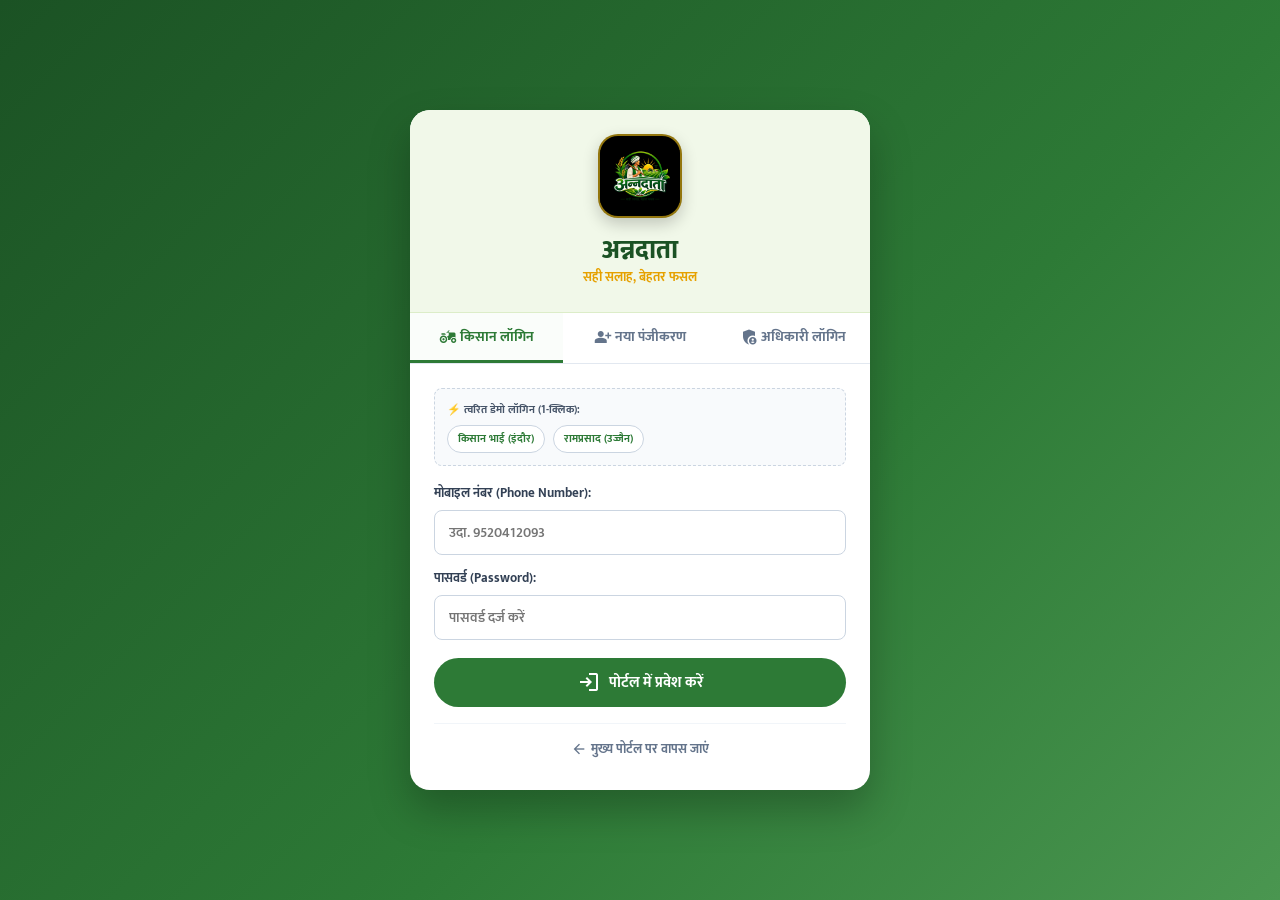
<file: frontend/login.html>
<!DOCTYPE html>
<html lang="hi">
<head>
    <meta charset="UTF-8">
    <meta name="viewport" content="width=device-width, initial-scale=1.0">
    <title>लॉगिन | अन्नदाता - सही सलाह, बेहतर फसल</title>
    <link rel="stylesheet" href="./home.css">
    <link rel="stylesheet" href="https://fonts.googleapis.com/css2?family=Material+Symbols+Outlined:opsz,wght,FILL,GRAD@20..48,100..700,0..1,-50..200" />
    <style>
        .login-page {
            min-height: 100vh;
            display: flex;
            align-items: center;
            justify-content: center;
            background: linear-gradient(135deg, #1b5224 0%, #2d7a36 60%, #4a9650 100%);
            padding: 20px;
        }
        .login-card {
            background: #ffffff;
            border-radius: var(--radius-lg);
            width: 100%;
            max-width: 460px;
            box-shadow: 0 20px 40px rgba(0,0,0,0.25);
            overflow: hidden;
        }
        .login-top {
            background: #f1f8e9;
            padding: 24px;
            text-align: center;
            border-bottom: 1px solid #dcedc8;
        }
        .login-top img {
            width: 84px;
            height: 84px;
            border-radius: 20px;
            object-fit: contain;
            background: #000000;
            margin-bottom: 10px;
            box-shadow: 0 6px 16px rgba(0,0,0,0.2);
            border: 2px solid rgba(245, 197, 24, 0.6);
        }
        .login-top h1 {
            font-size: 26px;
            font-weight: 800;
            color: var(--primary-dark);
            line-height: 1.1;
        }
        .login-top p {
            font-size: 13px;
            color: var(--accent-gold);
            font-weight: 700;
        }
        .login-tabs {
            display: flex;
            border-bottom: 1px solid var(--border-color);
        }
        .login-tab {
            flex: 1;
            padding: 12px;
            text-align: center;
            font-weight: 700;
            font-size: 14px;
            color: #64748b;
            cursor: pointer;
            border-bottom: 3px solid transparent;
            transition: all 0.2s;
        }
        .login-tab.active {
            color: var(--primary);
            border-bottom-color: var(--primary);
            background: #fafdfa;
        }
        .login-form-container {
            padding: 24px;
        }
        .demo-box {
            background: #f8fafc;
            border: 1px dashed #cbd5e1;
            padding: 12px;
            border-radius: var(--radius-sm);
            margin-bottom: 16px;
        }
        .demo-box p {
            font-size: 11px;
            font-weight: 700;
            color: #475569;
            margin-bottom: 6px;
        }
        .demo-btn-group {
            display: flex;
            gap: 8px;
            flex-wrap: wrap;
        }
        .demo-btn {
            background: #ffffff;
            border: 1px solid #cbd5e1;
            padding: 4px 10px;
            border-radius: 16px;
            font-size: 11px;
            font-weight: 700;
            color: var(--primary);
            cursor: pointer;
        }
        .demo-btn:hover {
            background: var(--primary);
            color: #ffffff;
            border-color: var(--primary);
        }
        .admin-link-box {
            text-align: center;
            padding-top: 14px;
            border-top: 1px solid #f1f5f9;
            margin-top: 16px;
        }
        .admin-link-box a {
            color: var(--accent-orange);
            font-size: 13px;
            font-weight: 700;
            text-decoration: none;
            display: inline-flex;
            align-items: center;
            gap: 4px;
        }
        .admin-link-box a:hover {
            text-decoration: underline;
        }
    </style>
</head>
<body class="login-page">
    <div class="login-card">
        <div class="login-top">
            <img src="./assets/annadatalogo.jpg" alt="अन्नदाता">
            <h1>अन्नदाता</h1>
            <p>सही सलाह, बेहतर फसल</p>
        </div>

        <div class="login-tabs">
            <div class="login-tab active" id="tab-farmer" onclick="switchLoginTab('farmer')">
                <span class="material-symbols-outlined" style="font-size: 18px;">agriculture</span> किसान लॉगिन
            </div>
            <div class="login-tab" id="tab-register" onclick="switchLoginTab('register')">
                <span class="material-symbols-outlined" style="font-size: 18px;">person_add</span> नया पंजीकरण
            </div>
            <div class="login-tab" id="tab-admin" onclick="switchLoginTab('admin')">
                <span class="material-symbols-outlined" style="font-size: 18px;">admin_panel_settings</span> अधिकारी लॉगिन
            </div>
        </div>

        <div class="login-form-container">
            <!-- 1. FARMER LOGIN -->
            <form id="form-farmer-login" onsubmit="handleFarmerLogin(event)">
                <div class="demo-box">
                    <p>⚡ त्वरित डेमो लॉगिन (1-क्लिक):</p>
                    <div class="demo-btn-group">
                        <button type="button" class="demo-btn" onclick="fillFarmerDemo('9520412093', 'kisan123')">किसान भाई (इंदौर)</button>
                        <button type="button" class="demo-btn" onclick="fillFarmerDemo('9876543210', 'kisan123')">रामप्रसाद (उज्जैन)</button>
                    </div>
                </div>

                <div class="form-group" style="margin-bottom: 12px;">
                    <label>मोबाइल नंबर (Phone Number):</label>
                    <input type="tel" id="farmer-phone" placeholder="उदा. 9520412093" required>
                </div>

                <div class="form-group" style="margin-bottom: 18px;">
                    <label>पासवर्ड (Password):</label>
                    <input type="password" id="farmer-pass" placeholder="पासवर्ड दर्ज करें" required>
                </div>

                <button type="submit" class="btn-primary" style="width: 100%;">
                    <span class="material-symbols-outlined">login</span> पोर्टल में प्रवेश करें
                </button>
            </form>

            <!-- 2. FARMER REGISTER -->
            <form id="form-farmer-register" style="display: none;" onsubmit="handleFarmerRegister(event)">
                <div class="form-group" style="margin-bottom: 10px;">
                    <label>किसान का पूरा नाम:</label>
                    <input type="text" id="reg-name" placeholder="उदा. सुरेश कुमार" required>
                </div>
                <div class="form-row" style="margin-bottom: 10px;">
                    <div class="form-group">
                        <label>मोबाइल नंबर:</label>
                        <input type="tel" id="reg-phone" placeholder="10 अंकों का नंबर" required>
                    </div>
                    <div class="form-group">
                        <label>पासवर्ड बनाएं:</label>
                        <input type="password" id="reg-pass" placeholder="नया पासवर्ड" required>
                    </div>
                </div>
                <div class="form-row" style="margin-bottom: 10px;">
                    <div class="form-group">
                        <label>जिला / स्थान:</label>
                        <select id="reg-loc">
                            <option value="इंदौर , मध्य प्रदेश">इंदौर , मध्य प्रदेश</option>
                            <option value="भोपाल , मध्य प्रदेश">भोपाल , मध्य प्रदेश</option>
                            <option value="उज्जैन , मध्य प्रदेश">उज्जैन , मध्य प्रदेश</option>
                            <option value="जयपुर , राजस्थान">जयपुर , राजस्थान</option>
                            <option value="करनाल , हरियाणा">करनाल , हरियाणा</option>
                            <option value="नासिक , महाराष्ट्र">नासिक , महाराष्ट्र</option>
                            <option value="वाराणसी , उत्तर प्रदेश">वाराणसी , उत्तर प्रदेश</option>
                        </select>
                    </div>
                    <div class="form-group">
                        <label>खेत का आकार (एकड़):</label>
                        <input type="number" id="reg-size" value="2.5" step="0.5" required>
                    </div>
                </div>
                <div class="form-row" style="margin-bottom: 16px;">
                    <div class="form-group">
                        <label>मिट्टी का प्रकार:</label>
                        <select id="reg-soil">
                            <option value="दोमट">दोमट (Loamy)</option>
                            <option value="काली">काली मिट्टी</option>
                            <option value="चिकनी">चिकनी मिट्टी</option>
                            <option value="बलुई">बलुई दोमट</option>
                        </select>
                    </div>
                    <div class="form-group">
                        <label>मुख्य फसल:</label>
                        <select id="reg-crop">
                            <option value="गेहूं">गेहूं</option>
                            <option value="धान / चावल">धान / चावल</option>
                            <option value="सोयाबीन">सोयाबीन</option>
                            <option value="कपास">कपास</option>
                            <option value="मक्का">मक्का</option>
                            <option value="सरसों">सरसों</option>
                        </select>
                    </div>
                </div>
                <button type="submit" class="btn-primary" style="width: 100%;">
                    <span class="material-symbols-outlined">how_to_reg</span> नया खाता बनाएं
                </button>
            </form>

            <!-- 3. ADMIN LOGIN -->
            <form id="form-admin-login" style="display: none;" onsubmit="handleAdminLogin(event)">
                <div class="demo-box" style="background:#fff3e0; border-color:#ffe0b2;">
                    <p style="color:#e65100;">🛡️ कृषि वैज्ञानिक / अधिकारी डेमो:</p>
                    <div class="demo-btn-group">
                        <button type="button" class="demo-btn" style="color:#e65100; border-color:#ffb74d;" onclick="fillAdminDemo('admin', 'admin123')">Dr. राजेश शर्मा (admin / admin123)</button>
                    </div>
                </div>

                <div class="form-group" style="margin-bottom: 12px;">
                    <label>उपयोगकर्ता नाम (Username / Email):</label>
                    <input type="text" id="admin-user" placeholder="admin" required>
                </div>

                <div class="form-group" style="margin-bottom: 18px;">
                    <label>अधिकारी पासवर्ड (Admin Password):</label>
                    <input type="password" id="admin-pass" placeholder="••••••••" required>
                </div>

                <button type="submit" class="btn-primary" style="width: 100%; background: var(--accent-orange);">
                    <span class="material-symbols-outlined">admin_panel_settings</span> एडमिन पोर्टल में प्रवेश करें
                </button>
            </form>

            <div class="admin-link-box">
                <a href="/" style="color: #64748b;">
                    <span class="material-symbols-outlined" style="font-size: 16px;">arrow_back</span> मुख्य पोर्टल पर वापस जाएं
                </a>
            </div>
        </div>
    </div>

    <!-- Toast Notification -->
    <div id="toast"><span class="material-symbols-outlined">check_circle</span> <span id="toast-msg">अपडेट</span></div>

    <script>
        const API_BASE = window.location.origin;

        function switchLoginTab(tab) {
            document.querySelectorAll('.login-tab').forEach(t => t.classList.remove('active'));
            document.getElementById(`tab-${tab}`).classList.add('active');

            document.getElementById('form-farmer-login').style.display = tab === 'farmer' ? 'block' : 'none';
            document.getElementById('form-farmer-register').style.display = tab === 'register' ? 'block' : 'none';
            document.getElementById('form-admin-login').style.display = tab === 'admin' ? 'block' : 'none';
        }

        function fillFarmerDemo(phone, pass) {
            document.getElementById('farmer-phone').value = phone;
            document.getElementById('farmer-pass').value = pass;
        }

        function fillAdminDemo(user, pass) {
            document.getElementById('admin-user').value = user;
            document.getElementById('admin-pass').value = pass;
        }

        async function handleFarmerLogin(e) {
            e.preventDefault();
            const phone = document.getElementById('farmer-phone').value;
            const pass = document.getElementById('farmer-pass').value;

            try {
                const res = await fetch(`${API_BASE}/api/auth/farmer/login`, {
                    method: 'POST',
                    headers: { 'Content-Type': 'application/json' },
                    body: JSON.stringify({ phone, password: pass })
                });
                const data = await res.json();
                if (data.success) {
                    localStorage.setItem('annadata_farmer', JSON.stringify(data.farmer));
                    showToast("सफल लॉगिन! आपको मुख्य पृष्ठ पर ले जाया जा रहा है...");
                    setTimeout(() => { window.location.href = '/dashboard'; }, 800);
                } else {
                    showToast(data.message || "अमान्य मोबाइल नंबर या पासवर्ड");
                }
            } catch (err) {
                console.error(err);
                showToast("लॉगिन सर्वर त्रुटि");
            }
        }

        async function handleFarmerRegister(e) {
            e.preventDefault();
            const payload = {
                name: document.getElementById('reg-name').value,
                phone: document.getElementById('reg-phone').value,
                password: document.getElementById('reg-pass').value,
                location: document.getElementById('reg-loc').value,
                farm_size_acres: parseFloat(document.getElementById('reg-size').value),
                soil_type: document.getElementById('reg-soil').value,
                primary_crop: document.getElementById('reg-crop').value
            };

            try {
                const res = await fetch(`${API_BASE}/api/auth/farmer/register`, {
                    method: 'POST',
                    headers: { 'Content-Type': 'application/json' },
                    body: JSON.stringify(payload)
                });
                const data = await res.json();
                if (data.success) {
                    showToast("पंजीकरण सफल! कृपया लॉगिन करें।");
                    switchLoginTab('farmer');
                    fillFarmerDemo(payload.phone, payload.password);
                } else {
                    showToast(data.error || "पंजीकरण में त्रुटि");
                }
            } catch (err) {
                console.error(err);
                showToast("पंजीकरण सर्वर त्रुटि");
            }
        }

        async function handleAdminLogin(e) {
            e.preventDefault();
            const username = document.getElementById('admin-user').value;
            const pass = document.getElementById('admin-pass').value;

            try {
                const res = await fetch(`${API_BASE}/api/auth/admin/login`, {
                    method: 'POST',
                    headers: { 'Content-Type': 'application/json' },
                    body: JSON.stringify({ username, password: pass })
                });
                const data = await res.json();
                if (data.success) {
                    localStorage.setItem('annadata_admin', JSON.stringify(data.admin));
                    showToast("अधिकारी लॉगिन सफल! एडमिन डैशबोर्ड खोला जा रहा है...");
                    setTimeout(() => { window.location.href = '/admin'; }, 800);
                } else {
                    showToast(data.message || "अमान्य एडमिन यूज़रनेम या पासवर्ड");
                }
            } catch (err) {
                console.error(err);
                showToast("एडमिन लॉगिन सर्वर त्रुटि");
            }
        }

        function showToast(msg) {
            const toast = document.getElementById('toast');
            const toastMsg = document.getElementById('toast-msg');
            toastMsg.innerText = msg;
            toast.classList.add('show');
            setTimeout(() => { toast.classList.remove('show'); }, 3000);
        }
    </script>
</body>
</html>
</file>
<file: frontend/home.css>
/* ===================================================
   अन्नदाता (Annadata) - Smart Crop Advisory System
   Styles: home.css
   Modern, High-Contrast, Farmer-Friendly Agricultural Theme
   =================================================== */

@import url('https://fonts.googleapis.com/css2?family=Mukta:wght@300;400;500;600;700;800&family=Outfit:wght@300;400;500;600;700&display=swap');

:root {
    --primary: #2d7a36;
    --primary-dark: #1b5224;
    --primary-light: #e8f5e9;
    --primary-hover: #24682d;
    --accent-gold: #e6a100;
    --accent-orange: #e65100;
    --accent-blue: #0288d1;
    --accent-brown: #8d6e63;
    --accent-purple: #7b1fa2;
    
    --bg-main: #f4f7f4;
    --bg-card: #ffffff;
    --bg-sidebar: #ffffff;
    
    --text-primary: #1e293b;
    --text-secondary: #64748b;
    --text-muted: #94a3b8;
    
    --border-color: #e2e8f0;
    --shadow-sm: 0 1px 3px rgba(0,0,0,0.06), 0 1px 2px rgba(0,0,0,0.04);
    --shadow-md: 0 4px 12px rgba(0,0,0,0.08);
    --shadow-lg: 0 10px 25px rgba(0,0,0,0.1);
    
    --radius-sm: 8px;
    --radius-md: 14px;
    --radius-lg: 20px;
}

* {
    margin: 0;
    padding: 0;
    box-sizing: border-box;
    font-family: 'Mukta', 'Outfit', sans-serif;
}

body {
    background-color: var(--bg-main);
    color: var(--text-primary);
    min-height: 100vh;
    overflow-x: hidden;
}

/* Material Symbols Adjustments */
.material-symbols-outlined {
    font-variation-settings: 'FILL' 1, 'wght' 400, 'GRAD' 0, 'opsz' 24;
    vertical-align: middle;
}

/* Main Layout Grid */
.outercontainer {
    display: flex;
    width: 100%;
    min-height: 100vh;
}

/* ===================================================
   LEFT SIDEBAR
   =================================================== */
.leftside {
    width: 270px;
    background: var(--bg-sidebar);
    border-right: 1px solid var(--border-color);
    display: flex;
    flex-direction: column;
    padding: 24px 16px;
    position: sticky;
    top: 0;
    height: 100vh;
    z-index: 100;
    box-shadow: 2px 0 10px rgba(0,0,0,0.02);
}

.branding {
    display: flex;
    align-items: center;
    gap: 12px;
    padding-bottom: 20px;
    border-bottom: 1px solid var(--border-color);
    margin-bottom: 16px;
}

.branding .logo {
    width: 52px;
    height: 52px;
    border-radius: 14px;
    object-fit: contain;
    background: #000000;
    box-shadow: 0 4px 12px rgba(45, 122, 54, 0.25);
    border: 1.5px solid rgba(245, 197, 24, 0.4);
}

.branding .text h1 {
    font-size: 24px;
    font-weight: 800;
    color: var(--primary-dark);
    line-height: 1.1;
    letter-spacing: -0.5px;
}

.branding .text p {
    font-size: 12px;
    font-weight: 600;
    color: var(--accent-gold);
    margin-top: 2px;
}

.links {
    display: flex;
    flex-direction: column;
    gap: 4px;
    flex-grow: 1;
    overflow-y: auto;
    padding-right: 4px;
}

.links::-webkit-scrollbar {
    width: 4px;
}
.links::-webkit-scrollbar-thumb {
    background: #cbd5e1;
    border-radius: 4px;
}

.links a {
    display: flex;
    align-items: center;
    gap: 14px;
    padding: 10px 14px;
    color: #475569;
    text-decoration: none;
    font-size: 15px;
    font-weight: 600;
    border-radius: var(--radius-sm);
    transition: all 0.2s ease;
    cursor: pointer;
}

.links a .material-symbols-outlined {
    font-size: 22px;
    color: #64748b;
    transition: color 0.2s ease;
}

.links a:hover {
    background-color: var(--primary-light);
    color: var(--primary);
    transform: translateX(4px);
}

.links a:hover .material-symbols-outlined {
    color: var(--primary);
}

.links a.active {
    background-color: var(--primary);
    color: #ffffff;
    box-shadow: 0 4px 10px rgba(45, 122, 54, 0.25);
}

.links a.active .material-symbols-outlined {
    color: #ffffff;
}

.leftfooter {
    margin-top: auto;
    padding-top: 14px;
    border-top: 1px solid var(--border-color);
    display: flex;
    align-items: center;
    gap: 10px;
    background: #f8fafc;
    padding: 10px 12px;
    border-radius: var(--radius-sm);
}

.leftfooter .help {
    width: 28px;
    height: 28px;
    border-radius: 50%;
}

.leftfooter p {
    font-size: 14px;
    font-weight: 700;
    color: var(--primary-dark);
    letter-spacing: 0.5px;
}

/* ===================================================
   RIGHT SIDE CONTENT
   =================================================== */
.rightside {
    flex: 1;
    display: flex;
    flex-direction: column;
    min-width: 0;
    background: var(--bg-main);
}

/* Header Top Bar */
.top {
    display: flex;
    justify-content: space-between;
    align-items: center;
    padding: 16px 32px;
    background: #ffffff;
    border-bottom: 1px solid var(--border-color);
    position: sticky;
    top: 0;
    z-index: 90;
}

.leftdiv {
    display: flex;
    align-items: center;
    gap: 8px;
    background: #f1f5f9;
    padding: 8px 16px;
    border-radius: 30px;
    font-weight: 600;
    color: #334155;
}

.leftdiv .material-symbols-outlined {
    color: var(--accent-orange);
    font-size: 20px;
}

.leftdiv p {
    font-size: 14px;
}

.leftdiv button {
    background: #ffffff;
    border: 1px solid #cbd5e1;
    color: var(--primary);
    padding: 4px 10px;
    border-radius: 20px;
    font-size: 12px;
    font-weight: 700;
    cursor: pointer;
    margin-left: 6px;
    transition: all 0.2s;
}

.leftdiv button:hover {
    background: var(--primary);
    color: #ffffff;
    border-color: var(--primary);
}

.rightdiv {
    display: flex;
    align-items: center;
    gap: 16px;
}

.rightdiv select {
    padding: 7px 14px;
    border-radius: 20px;
    border: 1px solid #cbd5e1;
    font-weight: 600;
    font-size: 14px;
    background: #ffffff;
    color: #334155;
    cursor: pointer;
    outline: none;
}

.notification-button {
    background: #f1f5f9;
    border: none;
    width: 38px;
    height: 38px;
    border-radius: 50%;
    display: flex;
    align-items: center;
    justify-content: center;
    cursor: pointer;
    color: #475569;
    transition: background 0.2s;
    position: relative;
}

.notification-button:hover {
    background: var(--primary-light);
    color: var(--primary);
}

.notification-button::after {
    content: '';
    position: absolute;
    top: 6px;
    right: 6px;
    width: 8px;
    height: 8px;
    background: #ef4444;
    border-radius: 50%;
    border: 2px solid #ffffff;
}

.account {
    display: flex;
    align-items: center;
    gap: 8px;
    background: #f8fafc;
    padding: 6px 14px;
    border-radius: 30px;
    border: 1px solid var(--border-color);
    cursor: pointer;
    transition: all 0.2s;
}

.account:hover {
    border-color: var(--primary);
}

.account .person {
    background: var(--primary-light);
    color: var(--primary);
    padding: 4px;
    border-radius: 50%;
    font-size: 18px;
}

.account p {
    font-size: 14px;
    font-weight: 700;
    color: #1e293b;
}

.account .arrow {
    font-size: 18px;
    color: #94a3b8;
}

/* ===================================================
   MIDDLE SECTION (HERO + MINI CARDS + MAIN SEGMENTS)
   =================================================== */
.mid {
    padding: 24px 32px;
    display: flex;
    flex-direction: column;
    gap: 24px;
}

/* HERO BANNER */
.imgdiv {
    position: relative;
    border-radius: var(--radius-lg);
    overflow: hidden;
    height: 240px;
    box-shadow: var(--shadow-md);
}

.imgdiv img {
    width: 100%;
    height: 100%;
    object-fit: cover;
}

.imgdiv > button {
    position: absolute;
    left: 28px;
    bottom: 28px;
    background: var(--accent-gold);
    color: #1a331e;
    border: none;
    padding: 12px 24px;
    border-radius: 30px;
    font-size: 16px;
    font-weight: 800;
    display: flex;
    align-items: center;
    gap: 8px;
    cursor: pointer;
    box-shadow: 0 6px 16px rgba(0,0,0,0.25);
    transition: transform 0.2s, background 0.2s;
}

.imgdiv > button:hover {
    transform: translateY(-2px);
    background: #f5b300;
}

.khet-ki-jankari {
    position: absolute;
    right: 28px;
    top: 50%;
    transform: translateY(-50%);
    background: rgba(255, 255, 255, 0.94);
    backdrop-filter: blur(10px);
    padding: 16px 20px;
    border-radius: var(--radius-md);
    width: 260px;
    box-shadow: var(--shadow-lg);
}

.khet-ki-jankari h2 {
    font-size: 17px;
    color: var(--primary-dark);
    font-weight: 800;
    margin-bottom: 8px;
}

.khet-ki-jankari .line hr {
    border: none;
    height: 1px;
    background: #e2e8f0;
    margin: 6px 0;
}

.khet-ki-jankari .information {
    display: flex;
    justify-content: space-between;
    font-size: 13px;
    font-weight: 600;
    color: #475569;
}

.khet-ki-jankari .information p:last-child {
    font-weight: 700;
    color: #0f172a;
}

/* ===================================================
   MINI CARDS
   =================================================== */
.minicards {
    display: grid;
    grid-template-columns: repeat(auto-fit, minmax(180px, 1fr));
    gap: 16px;
}

.minicard {
    background: #ffffff;
    border-radius: var(--radius-md);
    padding: 16px 18px;
    display: flex;
    align-items: center;
    gap: 14px;
    box-shadow: var(--shadow-sm);
    border: 1px solid var(--border-color);
    transition: transform 0.2s, box-shadow 0.2s;
}

.minicard:hover {
    transform: translateY(-3px);
    box-shadow: var(--shadow-md);
}

.minileft {
    width: 44px;
    height: 44px;
    border-radius: 12px;
    display: flex;
    align-items: center;
    justify-content: center;
    flex-shrink: 0;
}

.minileft .material-symbols-outlined {
    font-size: 24px;
}

.minicard1 .minileft { background: #e8f5e9; color: #2e7d32; }
.minicard2 .minileft { background: #fff3e0; color: #e65100; }
.minicard3 .minileft { background: #e0f2fe; color: #0284c7; }
.minicard4 .minileft { background: #fef3c7; color: #d97706; }
.minicard5 .minileft { background: #e0f7fa; color: #00838f; }

.miniright p {
    font-size: 12px;
    font-weight: 600;
    color: var(--text-secondary);
    white-space: nowrap;
    overflow: hidden;
    text-overflow: ellipsis;
}

.miniright h3 {
    font-size: 20px;
    font-weight: 800;
    color: #0f172a;
    line-height: 1.2;
    margin: 2px 0;
}

.miniright h5 {
    font-size: 12px;
    font-weight: 700;
    color: var(--primary);
}

/* ===================================================
   DASHBOARD MAIN SEGMENT (3 MAJOR CARDS)
   =================================================== */
.dashboard-segment {
    display: grid;
    grid-template-columns: 1.15fr 1fr 1fr;
    gap: 20px;
}

.dashboard-card {
    background: #ffffff;
    border-radius: var(--radius-lg);
    padding: 24px;
    box-shadow: var(--shadow-sm);
    border: 1px solid var(--border-color);
    display: flex;
    flex-direction: column;
}

.dashboard-card h2 {
    font-size: 20px;
    font-weight: 800;
    color: #0f172a;
    margin-bottom: 4px;
}

.card-subtitle {
    font-size: 13px;
    color: var(--text-secondary);
    margin-bottom: 16px;
    font-weight: 500;
}

/* CARD 1: आज की सलाह (Advice List) */
.advice-card {
    display: flex;
    flex-direction: column;
}

.advice-card h2 {
    margin-bottom: 14px;
}

.advice-item {
    display: flex;
    align-items: center;
    gap: 12px;
    padding: 10px 0;
    border-bottom: 1px solid #f1f5f9;
}

.advice-item:last-child {
    border-bottom: none;
}

.advice-icon {
    width: 38px;
    height: 38px;
    border-radius: 10px;
    display: flex;
    align-items: center;
    justify-content: center;
    flex-shrink: 0;
}

.green-icon { background: #e8f5e9; color: #2e7d32; }
.brown-icon { background: #efebe9; color: #6d4c41; }
.blue-icon { background: #e0f2fe; color: #0284c7; }
.orange-icon { background: #fff3e0; color: #e65100; }
.purple-icon { background: #f3e5f5; color: #7b1fa2; }

.advice-text {
    flex: 1;
    min-width: 0;
}

.advice-text h3 {
    font-size: 14px;
    font-weight: 700;
    color: #1e293b;
    margin-bottom: 2px;
}

.advice-text p {
    font-size: 12px;
    color: #64748b;
    line-height: 1.3;
    display: -webkit-box;
    -webkit-line-clamp: 2;
    -webkit-box-orient: vertical;
    overflow: hidden;
}

.advice-item button {
    background: transparent;
    border: 1px solid var(--border-color);
    color: var(--primary);
    padding: 4px 10px;
    border-radius: 16px;
    font-size: 12px;
    font-weight: 700;
    cursor: pointer;
    white-space: nowrap;
    transition: all 0.2s;
}

.advice-item button:hover {
    background: var(--primary);
    color: #ffffff;
    border-color: var(--primary);
}

/* CARD 2: कीट एवं रोग पहचान (Disease Detector) */
.upload-box {
    border: 2px dashed #cbd5e1;
    background: #f8fafc;
    border-radius: var(--radius-md);
    padding: 20px;
    text-align: center;
    cursor: pointer;
    position: relative;
    transition: all 0.2s;
    margin-bottom: 16px;
}

.upload-box:hover, .upload-box.dragover {
    border-color: var(--primary);
    background: var(--primary-light);
}

.upload-box .upload-icon {
    font-size: 38px;
    color: var(--primary);
    margin-bottom: 4px;
}

.upload-box h3 {
    font-size: 15px;
    font-weight: 700;
    color: #1e293b;
}

.upload-box p {
    font-size: 12px;
    color: #94a3b8;
    margin-top: 2px;
}

.upload-box input[type="file"] {
    position: absolute;
    top: 0;
    left: 0;
    width: 100%;
    height: 100%;
    opacity: 0;
    cursor: pointer;
}

.current-title {
    font-size: 14px;
    font-weight: 700;
    color: #334155;
    margin-bottom: 10px;
}

.disease-result {
    display: flex;
    gap: 12px;
    background: #f8fafc;
    padding: 12px;
    border-radius: var(--radius-md);
    border: 1px solid var(--border-color);
}

.disease-result img {
    width: 68px;
    height: 68px;
    border-radius: var(--radius-sm);
    object-fit: cover;
    border: 1px solid #cbd5e1;
}

.disease-info {
    flex: 1;
    font-size: 12px;
}

.disease-heading {
    display: flex;
    justify-content: space-between;
    align-items: center;
    margin-bottom: 4px;
}

.disease-heading h3 {
    font-size: 14px;
    font-weight: 800;
    color: #b91c1c;
}

.disease-heading span {
    font-size: 10px;
    background: #fee2e2;
    color: #b91c1c;
    padding: 2px 6px;
    border-radius: 10px;
    font-weight: 700;
}

.disease-info p {
    color: #475569;
    margin-bottom: 2px;
}

.disease-info a {
    color: var(--primary);
    font-weight: 700;
    text-decoration: none;
    display: inline-block;
    margin-top: 4px;
}

.sample-buttons {
    display: flex;
    gap: 6px;
    margin-top: 8px;
}

.sample-btn {
    font-size: 11px;
    padding: 3px 8px;
    background: #e2e8f0;
    border: none;
    border-radius: 12px;
    cursor: pointer;
    font-weight: 600;
    color: #334155;
}

.sample-btn:hover {
    background: var(--primary);
    color: #fff;
}

/* CARD 3: उपज का अनुमान (Yield Card) */
.yield-number {
    display: flex;
    align-items: baseline;
    gap: 6px;
    margin-bottom: 4px;
}

.yield-number strong {
    font-size: 38px;
    font-weight: 800;
    color: var(--primary-dark);
    line-height: 1;
}

.yield-number span {
    font-size: 14px;
    font-weight: 600;
    color: var(--text-secondary);
}

.yield-status {
    font-size: 13px;
    color: var(--text-secondary);
    margin-bottom: 12px;
}

.yield-status strong {
    color: var(--primary);
    font-weight: 700;
}

.chart {
    display: flex;
    gap: 8px;
    height: 150px;
    margin-bottom: 14px;
}

.y-axis {
    display: flex;
    flex-direction: column;
    justify-content: space-between;
    font-size: 10px;
    font-weight: 600;
    color: #94a3b8;
    padding-bottom: 20px;
}

.graph-area {
    flex: 1;
    display: flex;
    flex-direction: column;
}

.graph-area svg {
    width: 100%;
    height: 125px;
}

.graph-area line {
    stroke: #f1f5f9;
    stroke-width: 1;
}

.graph-area polyline {
    fill: none;
    stroke: var(--primary);
    stroke-width: 3;
    stroke-linecap: round;
}

.graph-area circle {
    fill: var(--accent-gold);
    stroke: #ffffff;
    stroke-width: 2;
}

.months {
    display: flex;
    justify-content: space-between;
    font-size: 11px;
    font-weight: 600;
    color: #64748b;
    padding-top: 4px;
}

.factors-title {
    font-size: 13px;
    font-weight: 700;
    color: #334155;
    margin-bottom: 8px;
}

.factors {
    display: flex;
    flex-wrap: wrap;
    gap: 6px;
}

.factors span {
    font-size: 11px;
    background: #f1f5f9;
    color: #334155;
    padding: 3px 8px;
    border-radius: 12px;
    font-weight: 600;
}

/* ===================================================
   BOTTOM QUICK ACTIONS
   =================================================== */
.bottom {
    padding: 0 32px 32px 32px;
}

.quick-actions h2 {
    font-size: 18px;
    font-weight: 800;
    color: #0f172a;
    margin-bottom: 14px;
}

.quick-actions-list {
    display: grid;
    grid-template-columns: repeat(auto-fit, minmax(130px, 1fr));
    gap: 14px;
}

.quick-action {
    background: #ffffff;
    border-radius: var(--radius-md);
    padding: 14px;
    display: flex;
    flex-direction: column;
    align-items: center;
    text-align: center;
    gap: 8px;
    text-decoration: none;
    box-shadow: var(--shadow-sm);
    border: 1px solid var(--border-color);
    transition: all 0.2s;
    cursor: pointer;
}

.quick-action:hover {
    transform: translateY(-4px);
    box-shadow: var(--shadow-md);
    border-color: var(--primary);
}

.quick-icon {
    width: 44px;
    height: 44px;
    border-radius: 50%;
    display: flex;
    align-items: center;
    justify-content: center;
}

.quick-icon.green { background: #e8f5e9; color: #2e7d32; }
.quick-icon.brown { background: #efebe9; color: #6d4c41; }
.quick-icon.blue { background: #e0f2fe; color: #0284c7; }
.quick-icon.orange { background: #fff3e0; color: #e65100; }

.quick-action span {
    font-size: 13px;
    font-weight: 700;
    color: #334155;
}

/* ===================================================
   INTERACTIVE MODAL OVERLAYS & POPUPS
   =================================================== */
.modal-overlay {
    position: fixed;
    top: 0;
    left: 0;
    width: 100vw;
    height: 100vh;
    background: rgba(15, 23, 42, 0.6);
    backdrop-filter: blur(4px);
    display: none;
    align-items: center;
    justify-content: center;
    z-index: 1000;
    padding: 20px;
}

.modal-overlay.active {
    display: flex;
    animation: fadeIn 0.2s ease-out;
}

.modal-content {
    background: #ffffff;
    border-radius: var(--radius-lg);
    width: 100%;
    max-width: 620px;
    max-height: 88vh;
    overflow-y: auto;
    box-shadow: var(--shadow-lg);
    display: flex;
    flex-direction: column;
}

.modal-header {
    display: flex;
    justify-content: space-between;
    align-items: center;
    padding: 18px 24px;
    border-bottom: 1px solid var(--border-color);
}

.modal-header h2 {
    font-size: 20px;
    font-weight: 800;
    color: var(--primary-dark);
    display: flex;
    align-items: center;
    gap: 8px;
}

.modal-close {
    background: transparent;
    border: none;
    font-size: 24px;
    color: #64748b;
    cursor: pointer;
    border-radius: 50%;
    width: 32px;
    height: 32px;
    display: flex;
    align-items: center;
    justify-content: center;
}

.modal-close:hover {
    background: #f1f5f9;
    color: #0f172a;
}

.modal-body {
    padding: 24px;
    display: flex;
    flex-direction: column;
    gap: 16px;
}

.form-group {
    display: flex;
    flex-direction: column;
    gap: 6px;
}

.form-group label {
    font-size: 13px;
    font-weight: 700;
    color: #334155;
}

.form-group input, .form-group select {
    padding: 10px 14px;
    border-radius: var(--radius-sm);
    border: 1px solid #cbd5e1;
    font-size: 14px;
    font-weight: 600;
    outline: none;
}

.form-group input:focus, .form-group select:focus {
    border-color: var(--primary);
    box-shadow: 0 0 0 3px rgba(45, 122, 54, 0.15);
}

.form-row {
    display: grid;
    grid-template-columns: 1fr 1fr;
    gap: 12px;
}

.btn-primary {
    background: var(--primary);
    color: #ffffff;
    border: none;
    padding: 12px 20px;
    border-radius: 30px;
    font-size: 15px;
    font-weight: 700;
    cursor: pointer;
    display: flex;
    align-items: center;
    justify-content: center;
    gap: 8px;
    transition: background 0.2s;
}

.btn-primary:hover {
    background: var(--primary-hover);
}

.btn-tts {
    background: #fff3e0;
    color: #e65100;
    border: 1px solid #ffe0b2;
    padding: 6px 12px;
    border-radius: 20px;
    font-size: 12px;
    font-weight: 700;
    cursor: pointer;
    display: inline-flex;
    align-items: center;
    gap: 6px;
}

.btn-tts:hover {
    background: #ffe0b2;
}

/* Toast Notifications */
#toast {
    position: fixed;
    bottom: 24px;
    right: 24px;
    background: #1e293b;
    color: #ffffff;
    padding: 12px 20px;
    border-radius: 30px;
    font-size: 14px;
    font-weight: 600;
    box-shadow: var(--shadow-lg);
    display: none;
    z-index: 2000;
    align-items: center;
    gap: 8px;
}

#toast.show {
    display: flex;
    animation: slideUp 0.3s ease-out;
}

@keyframes fadeIn {
    from { opacity: 0; }
    to { opacity: 1; }
}

@keyframes slideUp {
    from { transform: translateY(20px); opacity: 0; }
    to { transform: translateY(0); opacity: 1; }
}

/* Responsive adjustments */
@media (max-width: 1200px) {
    .dashboard-segment {
        grid-template-columns: 1fr 1fr;
    }
    .yield-card {
        grid-column: span 2;
    }
}

@media (max-width: 860px) {
    .outercontainer {
        flex-direction: column;
    }
    .leftside {
        width: 100%;
        height: auto;
        position: relative;
    }
    .dashboard-segment {
        grid-template-columns: 1fr;
    }
    .yield-card {
        grid-column: span 1;
    }
    .khet-ki-jankari {
        display: none;
    }
}
</file>
